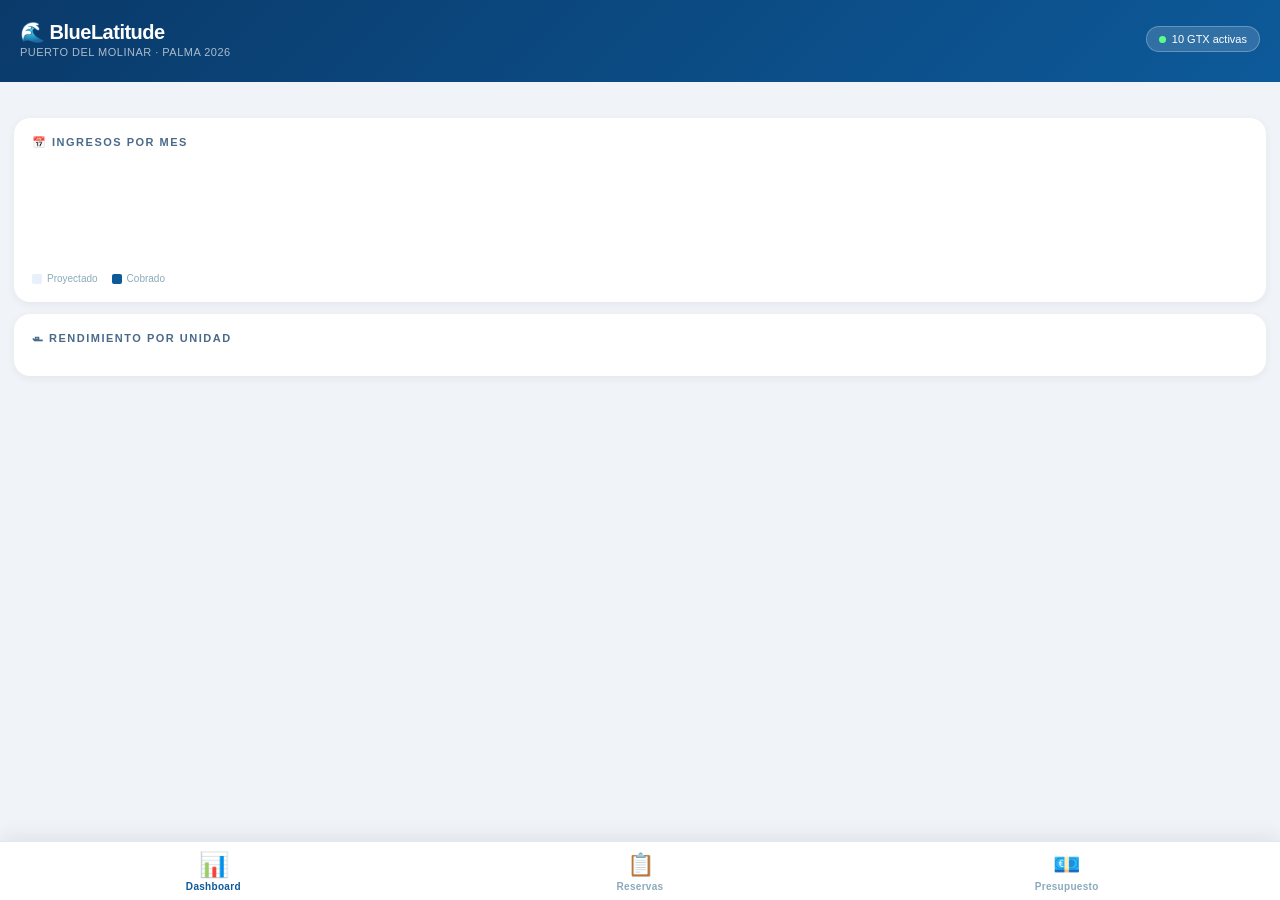
<file: bluelatitude/index.html>
<!DOCTYPE html>
<html lang="es">
<head>
  <meta charset="UTF-8">
  <meta name="viewport" content="width=device-width, initial-scale=1.0">
  <title>BlueLatitude · Palma 2026</title>
  <link rel="stylesheet" href="css/styles.css">
</head>
<body>

<!-- HEADER -->
<div class="header">
  <div class="header-left">
    <div class="header-title">🌊 BlueLatitude</div>
    <div class="header-sub">PUERTO DEL MOLINAR · PALMA 2026</div>
  </div>
  <div class="header-badge">
    <div class="dot-live"></div>
    <span id="header-units">10 GTX activas</span>
  </div>
</div>

<!-- PAGE: DASHBOARD -->
<div class="page active" id="page-dash">
  <div style="height:12px;"></div>
  <div class="kpi-grid" id="kpi-grid"></div>
  <div class="card" style="margin-top:12px;">
    <div class="card-title">📅 Ingresos por mes</div>
    <div class="chart-bars" id="chart"></div>
    <div style="display:flex;gap:14px;font-size:10px;color:var(--text-muted);">
      <div style="display:flex;align-items:center;gap:5px;"><div style="width:10px;height:10px;border-radius:2px;background:var(--blue-light);"></div>Proyectado</div>
      <div style="display:flex;align-items:center;gap:5px;"><div style="width:10px;height:10px;border-radius:2px;background:var(--blue);"></div>Cobrado</div>
    </div>
  </div>
  <div class="card">
    <div class="card-title">🛥 Rendimiento por unidad</div>
    <div id="moto-bars"></div>
  </div>
</div>

<!-- PAGE: RESERVAS -->
<div class="page" id="page-res">
  <div style="height:12px;"></div>
  <div class="summary-bar" style="margin-bottom:12px;">
    <div class="sum-item">
      <div class="sum-val" id="sum-cobrado" style="color:#2a8a4a;">€0</div>
      <div class="sum-lbl">Cobrado</div>
    </div>
    <div style="width:1px;background:var(--border);"></div>
    <div class="sum-item">
      <div class="sum-val" id="sum-proyectado" style="color:var(--blue);">€0</div>
      <div class="sum-lbl">Proyectado</div>
    </div>
    <div style="width:1px;background:var(--border);"></div>
    <div class="sum-item">
      <div class="sum-val" id="sum-count" style="color:var(--text);">0</div>
      <div class="sum-lbl">Reservas</div>
    </div>
  </div>
  <div style="padding:0 14px;" id="booking-list"></div>
</div>

<!-- PAGE: PRESUPUESTO -->
<div class="page" id="page-pres">
  <div style="height:12px;"></div>
  <div class="card">
    <div class="card-title">⏱ Horas de alquiler</div>
    <div class="sel-grid-4">
      <div class="sel-btn active" onclick="selH(2,this)"><span class="sel-num">2h</span><span class="sel-sub">€100</span></div>
      <div class="sel-btn" onclick="selH(4,this)"><span class="sel-num">4h</span><span class="sel-sub">€150</span></div>
      <div class="sel-btn" onclick="selH(6,this)"><span class="sel-num">6h</span><span class="sel-sub">€200</span></div>
      <div class="sel-btn" onclick="selH(8,this)"><span class="sel-num">8h</span><span class="sel-sub">€250</span></div>
    </div>
    <div class="card-title" style="margin-top:16px;">🛥 Número de motos</div>
    <div class="sel-grid-4">
      <div class="sel-btn active" onclick="selM(1,this)"><span class="sel-num">1</span><span class="sel-sub">moto</span></div>
      <div class="sel-btn" onclick="selM(2,this)"><span class="sel-num">2</span><span class="sel-sub">motos</span></div>
      <div class="sel-btn" onclick="selM(3,this)"><span class="sel-num">3</span><span class="sel-sub">motos</span></div>
      <div class="sel-btn" onclick="selM(4,this)"><span class="sel-num">4</span><span class="sel-sub">motos</span></div>
    </div>
    <div style="display:grid;grid-template-columns:1fr 1fr;gap:10px;margin-top:14px;">
      <div class="f-field" style="margin:0;">
        <label class="f-label">Fecha</label>
        <input type="date" class="f-input" id="p-fecha">
      </div>
      <div class="f-field" style="margin:0;">
        <label class="f-label">Hora salida</label>
        <select class="f-select" id="p-hora">
          <option>09:00</option><option>10:00</option><option>11:00</option>
          <option>12:00</option><option>13:00</option><option>14:00</option>
          <option>15:00</option><option>16:00</option>
        </select>
      </div>
    </div>
    <div class="f-field" style="margin-top:12px;margin-bottom:0;">
      <label class="f-label">Nombre del cliente</label>
      <input type="text" class="f-input" id="p-nombre" placeholder="Ej: Carlos García">
    </div>
    <button class="btn-calcular" style="margin-top:14px;" onclick="calcular()">Calcular presupuesto →</button>
  </div>

  <div class="result-box" id="result-box">
    <div style="font-size:11px;opacity:0.6;letter-spacing:1.5px;margin-bottom:10px;">💶 PRESUPUESTO</div>
    <div class="res-big" id="r-total"></div>
    <div class="res-desc" id="r-desc"></div>
    <div class="breakdown" id="r-breakdown"></div>
    <div class="fianza-box">⚡ Fianza: <strong id="r-fianza"></strong> · reembolsable al finalizar</div>
    <a class="btn-wa" id="btn-wa" href="#" target="_blank">
      <svg width="18" height="18" viewBox="0 0 24 24" fill="white"><path d="M17.472 14.382c-.297-.149-1.758-.867-2.03-.967-.273-.099-.471-.148-.67.15-.197.297-.767.966-.94 1.164-.173.199-.347.223-.644.075-.297-.15-1.255-.463-2.39-1.475-.883-.788-1.48-1.761-1.653-2.059-.173-.297-.018-.458.13-.606.134-.133.298-.347.446-.52.149-.174.198-.298.298-.497.099-.198.05-.371-.025-.52-.075-.149-.669-1.612-.916-2.207-.242-.579-.487-.5-.669-.51-.173-.008-.371-.01-.57-.01-.198 0-.52.074-.792.372-.272.297-1.04 1.016-1.04 2.479 0 1.462 1.065 2.875 1.213 3.074.149.198 2.096 3.2 5.077 4.487.709.306 1.262.489 1.694.625.712.227 1.36.195 1.871.118.571-.085 1.758-.719 2.006-1.413.248-.694.248-1.289.173-1.413-.074-.124-.272-.198-.57-.347m-5.421 7.403h-.004a9.87 9.87 0 01-5.031-1.378l-.361-.214-3.741.982.998-3.648-.235-.374a9.86 9.86 0 01-1.51-5.26c.001-5.45 4.436-9.884 9.888-9.884 2.64 0 5.122 1.03 6.988 2.898a9.825 9.825 0 012.893 6.994c-.003 5.45-4.437 9.884-9.885 9.884m8.413-18.297A11.815 11.815 0 0012.05 0C5.495 0 .16 5.335.157 11.892c0 2.096.547 4.142 1.588 5.945L.057 24l6.305-1.654a11.882 11.882 0 005.683 1.448h.005c6.554 0 11.89-5.335 11.893-11.893a11.821 11.821 0 00-3.48-8.413z"/></svg>
      Enviar por WhatsApp
    </a>
    <button class="btn-copy-msg" onclick="copiarMsg()">📋 Copiar mensaje</button>
  </div>

  <div class="ai-box" id="ai-box">
    <div class="card-title">✨ Mensaje IA personalizado</div>
    <div class="ai-bubble" id="ai-bubble"></div>
    <button class="btn-copy-ai" onclick="copiarIA()">📋 Copiar mensaje IA</button>
  </div>

  <div class="card">
    <div class="card-title">📋 Tarifas 2026</div>
    <div class="tarifa-grid">
      <div class="tarifa-item"><span class="t-label">2 horas</span><span class="t-val">€100</span></div>
      <div class="tarifa-item"><span class="t-label">4 horas</span><span class="t-val">€150</span></div>
      <div class="tarifa-item"><span class="t-label">6 horas</span><span class="t-val">€200</span></div>
      <div class="tarifa-item"><span class="t-label">8 horas</span><span class="t-val">€250</span></div>
    </div>
    <div style="margin-top:10px;font-size:12px;color:var(--text-muted);background:var(--surface);border-radius:8px;padding:9px 12px;">
      ⛽ Combustible a cargo del cliente &nbsp;·&nbsp; 🔒 Fianza €300/unidad
    </div>
  </div>
</div>

<!-- BOTTOM NAV -->
<div class="bottom-nav">
  <button class="nav-item active" onclick="goPage('dash',this)">
    <div class="nav-icon">📊</div>
    <div class="nav-label">Dashboard</div>
  </button>
  <button class="nav-item" onclick="goPage('res',this)">
    <div class="nav-icon">📋</div>
    <div class="nav-label">Reservas</div>
  </button>
  <button class="nav-item" onclick="goPage('pres',this)">
    <div class="nav-icon">💶</div>
    <div class="nav-label">Presupuesto</div>
  </button>
</div>

<!-- FAB -->
<button class="fab" id="fab" onclick="openForm()">＋</button>

<!-- FORM SHEET -->
<div class="form-overlay" id="form-overlay" onclick="closeFormIfBg(event)">
  <div class="form-sheet">
    <div class="form-handle"></div>
    <div class="form-title">➕ Nueva reserva</div>
    <div class="f-row" style="margin-bottom:12px;">
      <div class="f-field" style="margin:0;">
        <label class="f-label">Unidad</label>
        <select class="f-select" id="f-moto"></select>
      </div>
      <div class="f-field" style="margin:0;">
        <label class="f-label">Tipo</label>
        <select class="f-select" id="f-type">
          <option value="2h">2h · €100</option>
          <option value="4h">4h · €150</option>
          <option value="6h">6h · €200</option>
          <option value="8h">8h · €250</option>
        </select>
      </div>
    </div>
    <div class="f-row" style="margin-bottom:12px;">
      <div class="f-field" style="margin:0;">
        <label class="f-label">Fecha</label>
        <input type="date" class="f-input" id="f-fecha">
      </div>
      <div class="f-field" style="margin:0;">
        <label class="f-label">Estado</label>
        <select class="f-select" id="f-status">
          <option value="pending">Pendiente</option>
          <option value="confirmed" selected>Confirmada</option>
          <option value="done">Completada</option>
        </select>
      </div>
    </div>
    <div class="f-field">
      <label class="f-label">Cliente</label>
      <input type="text" class="f-input" id="f-client" placeholder="Apellido, Nombre">
    </div>
    <button class="btn-save-form" onclick="saveBooking()">Guardar reserva</button>
  </div>
</div>

<!-- SCRIPTS — orden importante -->
<script src="js/config.js"></script>
<script src="js/data.js"></script>
<script src="js/dashboard.js"></script>
<script src="js/reservas.js"></script>
<script src="js/presupuesto.js"></script>
<script src="js/app.js"></script>

</body>
</html>
</file>
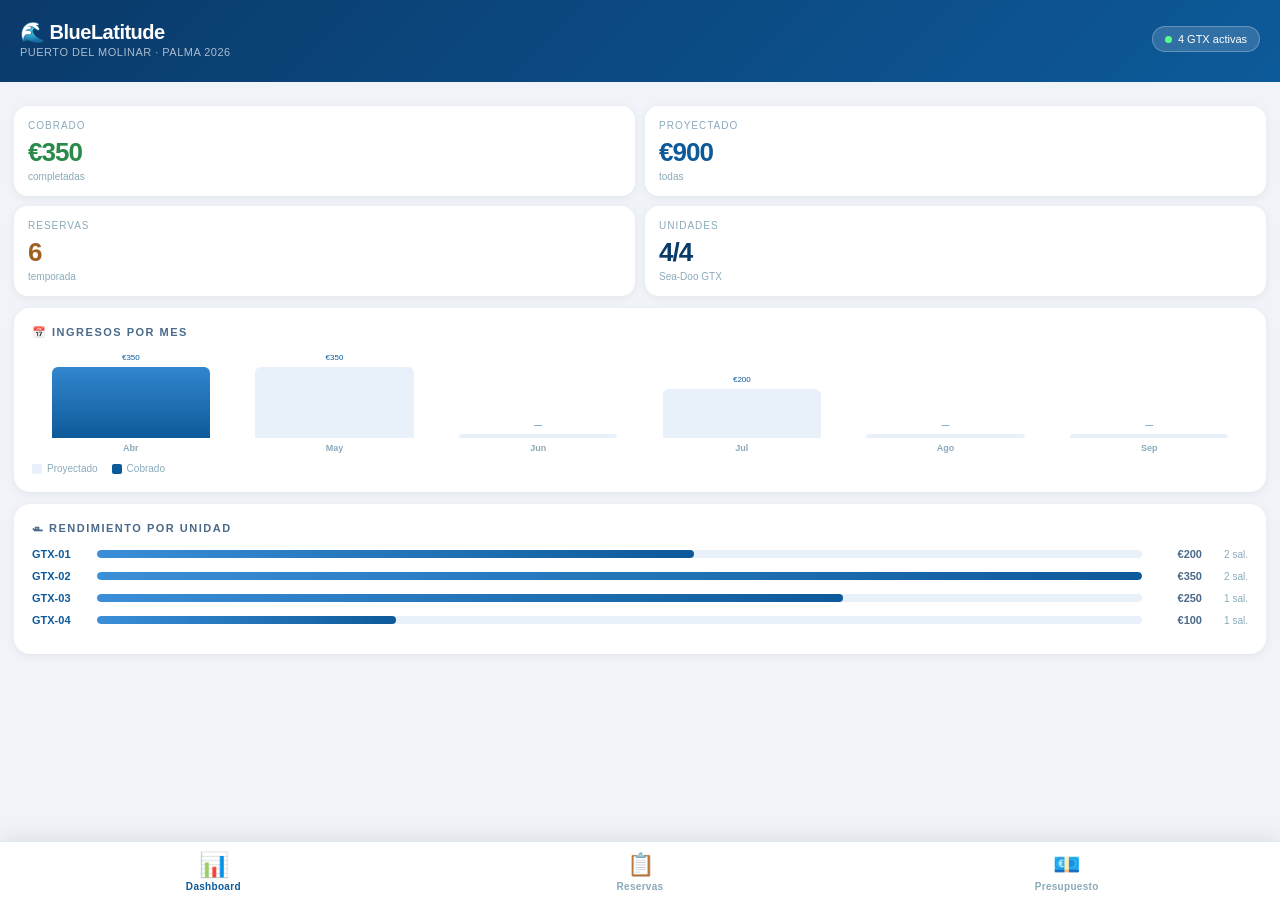
<file: bluelatitude-app.html>
<!DOCTYPE html>
<html lang="es">
<head>
<meta charset="UTF-8">
<meta name="viewport" content="width=device-width, initial-scale=1.0">
<title>BlueLatitude · Palma 2026</title>
<style>
* { box-sizing: border-box; margin: 0; padding: 0; }

:root {
  --blue-dark: #0a3a6a;
  --blue: #0d5a9a;
  --blue-light: #e8f0fa;
  --green: #25d366;
  --yellow: #f5c842;
  --red: #e05a5a;
  --bg: #f0f4f8;
  --white: #ffffff;
  --text: #1a2a3a;
  --text-dim: #4a6a8a;
  --text-muted: #8aaabb;
  --border: #e0e8f0;
  --surface: #f8fafc;
}

body {
  background: var(--bg);
  font-family: 'Helvetica Neue', Arial, sans-serif;
  color: var(--text);
  min-height: 100vh;
  padding-bottom: 80px;
}

/* HEADER */
.header {
  background: linear-gradient(135deg, var(--blue-dark), var(--blue));
  color: white;
  padding: 20px 20px 24px;
  display: flex;
  align-items: center;
  justify-content: space-between;
}

.header-left { display: flex; flex-direction: column; }
.header-title { font-size: 20px; font-weight: 800; letter-spacing: -0.5px; }
.header-sub { font-size: 11px; opacity: 0.65; margin-top: 2px; letter-spacing: 0.5px; }

.header-badge {
  background: rgba(255,255,255,0.15);
  border: 1px solid rgba(255,255,255,0.25);
  border-radius: 20px;
  padding: 6px 12px;
  font-size: 11px;
  display: flex; align-items: center; gap: 6px;
}

.dot-live {
  width: 7px; height: 7px;
  border-radius: 50%;
  background: #5aff8a;
  animation: pulse 2s infinite;
}

/* BOTTOM NAV */
.bottom-nav {
  position: fixed;
  bottom: 0; left: 0; right: 0;
  background: white;
  border-top: 1px solid var(--border);
  display: flex;
  z-index: 100;
  box-shadow: 0 -4px 20px rgba(0,0,0,0.08);
}

.nav-item {
  flex: 1;
  display: flex;
  flex-direction: column;
  align-items: center;
  padding: 10px 4px 8px;
  cursor: pointer;
  transition: all 0.15s;
  border: none;
  background: none;
  font-family: inherit;
}

.nav-icon { font-size: 22px; margin-bottom: 3px; }
.nav-label { font-size: 10px; color: var(--text-muted); font-weight: 600; letter-spacing: 0.3px; }
.nav-item.active .nav-label { color: var(--blue); }
.nav-item.active .nav-icon { transform: scale(1.1); }

/* PAGES */
.page { display: none; }
.page.active { display: block; animation: fadeUp 0.3s ease; }

/* CARD */
.card {
  background: white;
  border-radius: 16px;
  padding: 18px;
  margin: 12px 14px;
  box-shadow: 0 2px 10px rgba(0,0,0,0.06);
}

.card-title {
  font-size: 11px;
  font-weight: 700;
  letter-spacing: 1.5px;
  color: var(--text-dim);
  text-transform: uppercase;
  margin-bottom: 14px;
}

/* KPI GRID */
.kpi-grid {
  display: grid;
  grid-template-columns: 1fr 1fr;
  gap: 10px;
  margin: 12px 14px 0;
}

.kpi {
  background: white;
  border-radius: 14px;
  padding: 14px;
  box-shadow: 0 2px 10px rgba(0,0,0,0.06);
}

.kpi-label { font-size: 10px; color: var(--text-muted); letter-spacing: 1px; text-transform: uppercase; margin-bottom: 6px; }
.kpi-value { font-size: 26px; font-weight: 800; letter-spacing: -1px; }
.kpi-sub { font-size: 10px; color: var(--text-muted); margin-top: 3px; }

/* CHART */
.chart-bars {
  display: flex;
  align-items: flex-end;
  gap: 6px;
  height: 100px;
  margin-bottom: 10px;
}

.bar-col { flex: 1; display: flex; flex-direction: column; align-items: center; height: 100%; justify-content: flex-end; gap: 5px; }
.bar-amt { font-size: 8px; color: var(--blue); text-align: center; }
.bar-outer { width: 80%; border-radius: 6px 6px 0 0; background: var(--blue-light); position: relative; overflow: hidden; }
.bar-inner { position: absolute; bottom: 0; width: 100%; background: linear-gradient(180deg, #3a8fd8, var(--blue)); border-radius: 6px 6px 0 0; }
.bar-lbl { font-size: 9px; color: var(--text-muted); font-weight: 600; }

/* MOTO BARS */
.moto-row { display: flex; align-items: center; gap: 10px; margin-bottom: 10px; }
.moto-name { width: 55px; font-size: 11px; color: var(--blue); font-weight: 700; }
.moto-bar-bg { flex: 1; height: 8px; background: var(--blue-light); border-radius: 4px; overflow: hidden; }
.moto-bar-fill { height: 100%; background: linear-gradient(90deg, #3a8fd8, var(--blue)); border-radius: 4px; }
.moto-rev { width: 50px; font-size: 11px; color: var(--text-dim); text-align: right; font-weight: 600; }
.moto-trips { width: 36px; font-size: 10px; color: var(--text-muted); text-align: right; }

/* RESERVAS TABLE */
.res-item {
  border: 1px solid var(--border);
  border-radius: 12px;
  padding: 12px 14px;
  margin-bottom: 8px;
  transition: background 0.1s;
}

.res-item:active { background: var(--surface); }

.res-top { display: flex; justify-content: space-between; align-items: center; margin-bottom: 6px; }
.res-moto { font-size: 13px; font-weight: 700; color: var(--blue); }
.res-amount { font-size: 15px; font-weight: 800; color: var(--text); }
.res-bottom { display: flex; justify-content: space-between; align-items: center; }
.res-client { font-size: 12px; color: var(--text-dim); }
.res-date { font-size: 11px; color: var(--text-muted); }

.status-pill {
  display: inline-block;
  padding: 3px 9px;
  border-radius: 20px;
  font-size: 10px;
  font-weight: 700;
  letter-spacing: 0.5px;
  cursor: pointer;
}

.status-done      { background: #e8f8ee; color: #2a8a4a; }
.status-confirmed { background: #e8f0fa; color: #0a5a9a; }
.status-pending   { background: #fdf3e0; color: #a06020; }

/* FORM nueva reserva */
.form-overlay {
  position: fixed; inset: 0;
  background: rgba(0,0,0,0.4);
  z-index: 200;
  display: none;
  align-items: flex-end;
}

.form-overlay.open { display: flex; }

.form-sheet {
  background: white;
  border-radius: 20px 20px 0 0;
  padding: 20px;
  width: 100%;
  animation: slideUp 0.3s ease;
}

.form-handle {
  width: 40px; height: 4px;
  background: var(--border);
  border-radius: 2px;
  margin: 0 auto 16px;
}

.form-title { font-size: 16px; font-weight: 700; margin-bottom: 16px; }

.f-field { margin-bottom: 12px; }
.f-label { font-size: 12px; font-weight: 600; color: var(--text-dim); margin-bottom: 5px; display: block; }
.f-input, .f-select {
  width: 100%;
  padding: 11px 13px;
  border: 1.5px solid var(--border);
  border-radius: 10px;
  font-size: 15px;
  color: var(--text);
  background: var(--surface);
  outline: none;
  font-family: inherit;
  -webkit-appearance: none;
}

.f-row { display: grid; grid-template-columns: 1fr 1fr; gap: 10px; }

.btn-save-form {
  width: 100%;
  padding: 14px;
  background: var(--blue-dark);
  color: white;
  border: none;
  border-radius: 12px;
  font-size: 15px;
  font-weight: 700;
  cursor: pointer;
  font-family: inherit;
  margin-top: 4px;
}

/* PRESUPUESTO */
.sel-grid-4 { display: grid; grid-template-columns: repeat(4, 1fr); gap: 8px; }

.sel-btn {
  padding: 11px 4px;
  border: 1.5px solid var(--border);
  border-radius: 10px;
  background: var(--surface);
  cursor: pointer;
  text-align: center;
  transition: all 0.15s;
}

.sel-btn.active {
  border-color: var(--blue);
  background: var(--blue-light);
}

.sel-num { font-size: 17px; font-weight: 800; color: var(--blue-dark); display: block; }
.sel-sub { font-size: 10px; color: var(--text-muted); display: block; margin-top: 1px; }
.sel-btn.active .sel-num { color: var(--blue); }

.btn-calcular {
  width: 100%;
  padding: 15px;
  background: linear-gradient(135deg, var(--blue-dark), var(--blue));
  color: white;
  border: none;
  border-radius: 12px;
  font-size: 16px;
  font-weight: 700;
  cursor: pointer;
  font-family: inherit;
  margin-top: 6px;
}

/* RESULTADO PRESUPUESTO */
.result-box {
  background: linear-gradient(135deg, var(--blue-dark), var(--blue));
  border-radius: 16px;
  padding: 18px;
  margin: 0 14px 12px;
  color: white;
  display: none;
  animation: fadeUp 0.4s ease;
}

.res-big { font-size: 50px; font-weight: 900; letter-spacing: -2px; line-height: 1; }
.res-desc { font-size: 12px; opacity: 0.65; margin-bottom: 16px; margin-top: 3px; }

.breakdown {
  background: rgba(255,255,255,0.12);
  border-radius: 10px;
  padding: 12px;
  margin-bottom: 14px;
  font-size: 13px;
}

.brow { display: flex; justify-content: space-between; padding: 4px 0; border-bottom: 1px solid rgba(255,255,255,0.1); }
.brow:last-child { border: none; }
.brow .bl { opacity: 0.72; }
.brow .bv { font-weight: 600; }

.fianza-box {
  background: rgba(245,200,66,0.2);
  border: 1px solid rgba(245,200,66,0.4);
  border-radius: 8px;
  padding: 9px 12px;
  font-size: 12px;
  margin-bottom: 14px;
}

.btn-wa {
  display: flex; align-items: center; justify-content: center; gap: 8px;
  width: 100%;
  padding: 13px;
  background: #25d366;
  color: white;
  border: none;
  border-radius: 12px;
  font-size: 15px;
  font-weight: 700;
  cursor: pointer;
  text-decoration: none;
  font-family: inherit;
  margin-bottom: 8px;
}

.btn-copy-msg {
  width: 100%;
  padding: 11px;
  background: rgba(255,255,255,0.15);
  border: 1px solid rgba(255,255,255,0.3);
  color: white;
  border-radius: 10px;
  font-size: 13px;
  cursor: pointer;
  font-family: inherit;
}

/* AI BUBBLE */
.ai-box {
  background: white;
  border-radius: 16px;
  padding: 16px;
  margin: 0 14px 12px;
  box-shadow: 0 2px 10px rgba(0,0,0,0.06);
  display: none;
  animation: fadeUp 0.4s ease;
}

.ai-bubble {
  background: var(--blue-light);
  border: 1px solid #cde;
  border-radius: 12px;
  padding: 13px;
  font-size: 14px;
  line-height: 1.65;
  color: var(--text);
  white-space: pre-wrap;
  min-height: 50px;
}

.btn-copy-ai {
  width: 100%; margin-top: 10px;
  padding: 11px;
  background: var(--blue-dark);
  color: white;
  border: none;
  border-radius: 10px;
  font-size: 13px;
  cursor: pointer;
  font-family: inherit;
  font-weight: 600;
}

/* TARIFA CARD */
.tarifa-grid { display: grid; grid-template-columns: 1fr 1fr; gap: 8px; }
.tarifa-item {
  background: var(--blue-light);
  border-radius: 10px;
  padding: 10px 12px;
  display: flex;
  justify-content: space-between;
  align-items: center;
}
.t-label { font-size: 13px; color: var(--text-dim); }
.t-val { font-size: 15px; font-weight: 800; color: var(--blue-dark); }

/* FAB */
.fab {
  position: fixed;
  bottom: 90px; right: 18px;
  width: 52px; height: 52px;
  background: var(--blue-dark);
  color: white;
  border: none;
  border-radius: 50%;
  font-size: 24px;
  cursor: pointer;
  box-shadow: 0 4px 16px rgba(10,58,106,0.35);
  display: none;
  align-items: center;
  justify-content: center;
  z-index: 50;
  transition: transform 0.15s;
}

.fab:active { transform: scale(0.93); }

/* ANIMATIONS */
@keyframes fadeUp { from { opacity:0; transform:translateY(10px); } to { opacity:1; transform:translateY(0); } }
@keyframes slideUp { from { transform:translateY(100%); } to { transform:translateY(0); } }
@keyframes pulse { 0%,100%{opacity:1;} 50%{opacity:0.4;} }

/* SUMMARY BAR */
.summary-bar {
  display: flex;
  gap: 16px;
  padding: 10px 14px;
  background: white;
  margin: 0 14px;
  border-radius: 12px;
  box-shadow: 0 2px 10px rgba(0,0,0,0.06);
  font-size: 13px;
}
.sum-item { display: flex; flex-direction: column; align-items: center; flex: 1; }
.sum-val { font-size: 18px; font-weight: 800; }
.sum-lbl { font-size: 10px; color: var(--text-muted); margin-top: 1px; }
</style>
</head>
<body>

<!-- HEADER -->
<div class="header">
  <div class="header-left">
    <div class="header-title">🌊 BlueLatitude</div>
    <div class="header-sub">PUERTO DEL MOLINAR · PALMA 2026</div>
  </div>
  <div class="header-badge">
    <div class="dot-live"></div>
    4 GTX activas
  </div>
</div>

<!-- ══════════════ PAGE: DASHBOARD ══════════════ -->
<div class="page active" id="page-dash">
  <div style="height:12px;"></div>

  <!-- KPIs -->
  <div class="kpi-grid" id="kpi-grid"></div>

  <!-- Chart -->
  <div class="card" style="margin-top:12px;">
    <div class="card-title">📅 Ingresos por mes</div>
    <div class="chart-bars" id="chart"></div>
    <div style="display:flex;gap:14px;font-size:10px;color:var(--text-muted);">
      <div style="display:flex;align-items:center;gap:5px;"><div style="width:10px;height:10px;border-radius:2px;background:var(--blue-light);"></div>Proyectado</div>
      <div style="display:flex;align-items:center;gap:5px;"><div style="width:10px;height:10px;border-radius:2px;background:var(--blue);"></div>Cobrado</div>
    </div>
  </div>

  <!-- Motos -->
  <div class="card">
    <div class="card-title">🛥 Rendimiento por unidad</div>
    <div id="moto-bars"></div>
  </div>
</div>

<!-- ══════════════ PAGE: RESERVAS ══════════════ -->
<div class="page" id="page-res">
  <div style="height:12px;"></div>

  <!-- Summary -->
  <div class="summary-bar" style="margin-bottom:12px;">
    <div class="sum-item">
      <div class="sum-val" id="sum-cobrado" style="color:#2a8a4a;">€0</div>
      <div class="sum-lbl">Cobrado</div>
    </div>
    <div style="width:1px;background:var(--border);"></div>
    <div class="sum-item">
      <div class="sum-val" id="sum-proyectado" style="color:var(--blue);">€0</div>
      <div class="sum-lbl">Proyectado</div>
    </div>
    <div style="width:1px;background:var(--border);"></div>
    <div class="sum-item">
      <div class="sum-val" id="sum-count" style="color:var(--text);">0</div>
      <div class="sum-lbl">Reservas</div>
    </div>
  </div>

  <div style="padding:0 14px;" id="booking-list"></div>
</div>

<!-- ══════════════ PAGE: PRESUPUESTO ══════════════ -->
<div class="page" id="page-pres">
  <div style="height:12px;"></div>

  <div class="card">
    <div class="card-title">⏱ Horas de alquiler</div>
    <div class="sel-grid-4">
      <div class="sel-btn active" onclick="selH(2,this)"><span class="sel-num">2h</span><span class="sel-sub">€100</span></div>
      <div class="sel-btn" onclick="selH(4,this)"><span class="sel-num">4h</span><span class="sel-sub">€150</span></div>
      <div class="sel-btn" onclick="selH(6,this)"><span class="sel-num">6h</span><span class="sel-sub">€200</span></div>
      <div class="sel-btn" onclick="selH(8,this)"><span class="sel-num">8h</span><span class="sel-sub">€250</span></div>
    </div>

    <div class="card-title" style="margin-top:16px;">🛥 Número de motos</div>
    <div class="sel-grid-4">
      <div class="sel-btn active" onclick="selM(1,this)"><span class="sel-num">1</span><span class="sel-sub">moto</span></div>
      <div class="sel-btn" onclick="selM(2,this)"><span class="sel-num">2</span><span class="sel-sub">motos</span></div>
      <div class="sel-btn" onclick="selM(3,this)"><span class="sel-num">3</span><span class="sel-sub">motos</span></div>
      <div class="sel-btn" onclick="selM(4,this)"><span class="sel-num">4</span><span class="sel-sub">motos</span></div>
    </div>

    <div style="display:grid;grid-template-columns:1fr 1fr;gap:10px;margin-top:14px;">
      <div class="f-field" style="margin:0;">
        <label class="f-label">Fecha</label>
        <input type="date" class="f-input" id="p-fecha">
      </div>
      <div class="f-field" style="margin:0;">
        <label class="f-label">Hora salida</label>
        <select class="f-select" id="p-hora">
          <option>09:00</option><option>10:00</option><option>11:00</option>
          <option>12:00</option><option>13:00</option><option>14:00</option>
          <option>15:00</option><option>16:00</option>
        </select>
      </div>
    </div>

    <div class="f-field" style="margin-top:12px;margin-bottom:0;">
      <label class="f-label">Nombre del cliente</label>
      <input type="text" class="f-input" id="p-nombre" placeholder="Ej: Carlos García">
    </div>

    <button class="btn-calcular" style="margin-top:14px;" onclick="calcular()">Calcular presupuesto →</button>
  </div>

  <!-- Resultado -->
  <div class="result-box" id="result-box">
    <div style="font-size:11px;opacity:0.6;letter-spacing:1.5px;margin-bottom:10px;">💶 PRESUPUESTO</div>
    <div class="res-big" id="r-total"></div>
    <div class="res-desc" id="r-desc"></div>
    <div class="breakdown" id="r-breakdown"></div>
    <div class="fianza-box">⚡ Fianza: <strong id="r-fianza"></strong> por unidad · reembolsable al finalizar</div>
    <a class="btn-wa" id="btn-wa" href="#" target="_blank">
      <svg width="18" height="18" viewBox="0 0 24 24" fill="white"><path d="M17.472 14.382c-.297-.149-1.758-.867-2.03-.967-.273-.099-.471-.148-.67.15-.197.297-.767.966-.94 1.164-.173.199-.347.223-.644.075-.297-.15-1.255-.463-2.39-1.475-.883-.788-1.48-1.761-1.653-2.059-.173-.297-.018-.458.13-.606.134-.133.298-.347.446-.52.149-.174.198-.298.298-.497.099-.198.05-.371-.025-.52-.075-.149-.669-1.612-.916-2.207-.242-.579-.487-.5-.669-.51-.173-.008-.371-.01-.57-.01-.198 0-.52.074-.792.372-.272.297-1.04 1.016-1.04 2.479 0 1.462 1.065 2.875 1.213 3.074.149.198 2.096 3.2 5.077 4.487.709.306 1.262.489 1.694.625.712.227 1.36.195 1.871.118.571-.085 1.758-.719 2.006-1.413.248-.694.248-1.289.173-1.413-.074-.124-.272-.198-.57-.347m-5.421 7.403h-.004a9.87 9.87 0 01-5.031-1.378l-.361-.214-3.741.982.998-3.648-.235-.374a9.86 9.86 0 01-1.51-5.26c.001-5.45 4.436-9.884 9.888-9.884 2.64 0 5.122 1.03 6.988 2.898a9.825 9.825 0 012.893 6.994c-.003 5.45-4.437 9.884-9.885 9.884m8.413-18.297A11.815 11.815 0 0012.05 0C5.495 0 .16 5.335.157 11.892c0 2.096.547 4.142 1.588 5.945L.057 24l6.305-1.654a11.882 11.882 0 005.683 1.448h.005c6.554 0 11.89-5.335 11.893-11.893a11.821 11.821 0 00-3.48-8.413z"/></svg>
      Enviar por WhatsApp
    </a>
    <button class="btn-copy-msg" onclick="copiarMsg()">📋 Copiar mensaje</button>
  </div>

  <!-- AI -->
  <div class="ai-box" id="ai-box">
    <div class="card-title">✨ Mensaje IA personalizado</div>
    <div class="ai-bubble" id="ai-bubble"></div>
    <button class="btn-copy-ai" onclick="copiarIA()">📋 Copiar mensaje IA</button>
  </div>

  <!-- Tarifas -->
  <div class="card">
    <div class="card-title">📋 Tarifas 2026</div>
    <div class="tarifa-grid">
      <div class="tarifa-item"><span class="t-label">2 horas</span><span class="t-val">€100</span></div>
      <div class="tarifa-item"><span class="t-label">4 horas</span><span class="t-val">€150</span></div>
      <div class="tarifa-item"><span class="t-label">6 horas</span><span class="t-val">€200</span></div>
      <div class="tarifa-item"><span class="t-label">8 horas</span><span class="t-val">€250</span></div>
    </div>
    <div style="margin-top:10px;font-size:12px;color:var(--text-muted);background:var(--surface);border-radius:8px;padding:9px 12px;">
      ⛽ Combustible a cargo del cliente &nbsp;·&nbsp; 🔒 Fianza €300/unidad
    </div>
  </div>
</div>

<!-- ══════════════ BOTTOM NAV ══════════════ -->
<div class="bottom-nav">
  <button class="nav-item active" onclick="goPage('dash',this)">
    <div class="nav-icon">📊</div>
    <div class="nav-label">Dashboard</div>
  </button>
  <button class="nav-item" onclick="goPage('res',this)">
    <div class="nav-icon">📋</div>
    <div class="nav-label">Reservas</div>
  </button>
  <button class="nav-item" onclick="goPage('pres',this)">
    <div class="nav-icon">💶</div>
    <div class="nav-label">Presupuesto</div>
  </button>
</div>

<!-- FAB nueva reserva -->
<button class="fab" id="fab" onclick="openForm()">＋</button>

<!-- FORM SHEET -->
<div class="form-overlay" id="form-overlay" onclick="closeFormIfBg(event)">
  <div class="form-sheet">
    <div class="form-handle"></div>
    <div class="form-title">➕ Nueva reserva</div>
    <div class="f-row" style="margin-bottom:12px;">
      <div class="f-field" style="margin:0;">
        <label class="f-label">Unidad</label>
        <select class="f-select" id="f-moto">
          <option>GTX-01</option><option>GTX-02</option><option>GTX-03</option><option>GTX-04</option>
        </select>
      </div>
      <div class="f-field" style="margin:0;">
        <label class="f-label">Tipo</label>
        <select class="f-select" id="f-type">
          <option value="2h">2h · €100</option>
          <option value="4h">4h · €150</option>
          <option value="6h">6h · €200</option>
          <option value="8h">8h · €250</option>
        </select>
      </div>
    </div>
    <div class="f-row" style="margin-bottom:12px;">
      <div class="f-field" style="margin:0;">
        <label class="f-label">Fecha</label>
        <input type="date" class="f-input" id="f-fecha">
      </div>
      <div class="f-field" style="margin:0;">
        <label class="f-label">Estado</label>
        <select class="f-select" id="f-status">
          <option value="pending">Pendiente</option>
          <option value="confirmed" selected>Confirmada</option>
          <option value="done">Completada</option>
        </select>
      </div>
    </div>
    <div class="f-field">
      <label class="f-label">Cliente</label>
      <input type="text" class="f-input" id="f-client" placeholder="Apellido, Nombre">
    </div>
    <button class="btn-save-form" onclick="saveBooking()">Guardar reserva</button>
  </div>
</div>

<script>
// ── DATA ──
const PRICES = { "2h":100, "4h":150, "6h":200, "8h":250 };
const MONTHS = ["Abr","May","Jun","Jul","Ago","Sep"];
const MK = ["04","05","06","07","08","09"];
const MOTOS = ["GTX-01","GTX-02","GTX-03","GTX-04"];

let bookings = [
  {id:1,moto:"GTX-01",date:"2026-04-15",type:"2h",client:"García, M.",  amount:100,status:"done"},
  {id:2,moto:"GTX-02",date:"2026-04-15",type:"4h",client:"Schmidt, K.", amount:150,status:"done"},
  {id:3,moto:"GTX-01",date:"2026-04-18",type:"2h",client:"López, A.",   amount:100,status:"done"},
  {id:4,moto:"GTX-03",date:"2026-05-02",type:"8h",client:"Johnson, T.", amount:250,status:"confirmed"},
  {id:5,moto:"GTX-04",date:"2026-05-10",type:"2h",client:"Martínez, P.",amount:100,status:"confirmed"},
  {id:6,moto:"GTX-02",date:"2026-07-20",type:"6h",client:"Rossi, L.",   amount:200,status:"pending"},
];
let nextId = 10;
let sH=2, sM=1, waMsg='', aiMsg='';

// ── NAV ──
function goPage(id, btn) {
  document.querySelectorAll('.page').forEach(p=>p.classList.remove('active'));
  document.querySelectorAll('.nav-item').forEach(n=>n.classList.remove('active'));
  document.getElementById('page-'+id).classList.add('active');
  btn.classList.add('active');
  document.getElementById('fab').style.display = id==='res' ? 'flex' : 'none';
  render();
}

// ── RENDER ──
function render() { renderKPIs(); renderChart(); renderMotos(); renderBookings(); }

function renderKPIs() {
  const done = bookings.filter(b=>b.status==='done').reduce((s,b)=>s+b.amount,0);
  const proj = bookings.reduce((s,b)=>s+b.amount,0);
  document.getElementById('kpi-grid').innerHTML = [
    {label:'Cobrado',   value:'€'+done, sub:'completadas',   color:'#2a8a4a'},
    {label:'Proyectado',value:'€'+proj, sub:'todas',         color:'var(--blue)'},
    {label:'Reservas',  value:bookings.length, sub:'temporada', color:'#a06020'},
    {label:'Unidades',  value:'4/4',    sub:'Sea-Doo GTX',   color:'var(--blue-dark)'},
  ].map(k=>`
    <div class="kpi">
      <div class="kpi-label">${k.label}</div>
      <div class="kpi-value" style="color:${k.color}">${k.value}</div>
      <div class="kpi-sub">${k.sub}</div>
    </div>`).join('');
}

function renderChart() {
  const byM={};
  MK.forEach(m=>{byM[m]={done:0,proj:0};});
  bookings.forEach(b=>{const m=b.date.slice(5,7);if(byM[m]){byM[m].proj+=b.amount;if(b.status==='done')byM[m].done+=b.amount;}});
  const max=Math.max(...MK.map(m=>byM[m].proj),1);
  document.getElementById('chart').innerHTML=MK.map((m,i)=>{
    const p=byM[m].proj, d=byM[m].done;
    const hp=(p/max)*85, hd=p>0?(d/p)*hp:0;
    return`<div class="bar-col">
      <div class="bar-amt">${p?'€'+p:'—'}</div>
      <div class="bar-outer" style="height:${Math.max(hp,4)}px;">
        <div class="bar-inner" style="height:${hd}px;"></div>
      </div>
      <div class="bar-lbl">${MONTHS[i]}</div>
    </div>`;
  }).join('');
}

function renderMotos() {
  const bm={};
  MOTOS.forEach(m=>{bm[m]={rev:0,trips:0};});
  bookings.forEach(b=>{if(bm[b.moto]){bm[b.moto].rev+=b.amount;bm[b.moto].trips++;}});
  const maxR=Math.max(...MOTOS.map(m=>bm[m].rev),1);
  document.getElementById('moto-bars').innerHTML=MOTOS.map(m=>`
    <div class="moto-row">
      <div class="moto-name">${m}</div>
      <div class="moto-bar-bg"><div class="moto-bar-fill" style="width:${(bm[m].rev/maxR)*100}%"></div></div>
      <div class="moto-rev">€${bm[m].rev}</div>
      <div class="moto-trips">${bm[m].trips} sal.</div>
    </div>`).join('');
}

function renderBookings() {
  const done=bookings.filter(b=>b.status==='done').reduce((s,b)=>s+b.amount,0);
  const proj=bookings.reduce((s,b)=>s+b.amount,0);
  document.getElementById('sum-cobrado').textContent='€'+done;
  document.getElementById('sum-proyectado').textContent='€'+proj;
  document.getElementById('sum-count').textContent=bookings.length;

  const statusClass={done:'status-done',confirmed:'status-confirmed',pending:'status-pending'};
  const statusLabel={done:'Completada',confirmed:'Confirmada',pending:'Pendiente'};
  const sorted=[...bookings].sort((a,b)=>a.date.localeCompare(b.date));

  document.getElementById('booking-list').innerHTML=sorted.map(b=>`
    <div class="res-item">
      <div class="res-top">
        <div style="display:flex;align-items:center;gap:10px;">
          <div class="res-moto">${b.moto}</div>
          <div style="font-size:11px;color:var(--text-muted);">${b.date.slice(5)} · ${b.type}</div>
        </div>
        <div class="res-amount">€${b.amount}</div>
      </div>
      <div class="res-bottom">
        <div class="res-client">${b.client}</div>
        <div style="display:flex;align-items:center;gap:8px;">
          <span class="status-pill ${statusClass[b.status]}" onclick="cycleStatus(${b.id})">${statusLabel[b.status]}</span>
          <span style="font-size:16px;color:var(--text-muted);cursor:pointer;" onclick="delBooking(${b.id})">×</span>
        </div>
      </div>
    </div>`).join('');
}

function cycleStatus(id) {
  const order=['pending','confirmed','done'];
  bookings=bookings.map(b=>{
    if(b.id===id){const i=order.indexOf(b.status);return{...b,status:order[(i+1)%3]};}
    return b;
  });
  render();
}

function delBooking(id){bookings=bookings.filter(b=>b.id!==id);render();}

// ── FORM ──
function openForm(){document.getElementById('form-overlay').classList.add('open');}
function closeFormIfBg(e){if(e.target===document.getElementById('form-overlay'))document.getElementById('form-overlay').classList.remove('open');}

function saveBooking(){
  const date=document.getElementById('f-fecha').value;
  const client=document.getElementById('f-client').value.trim();
  if(!date||!client){alert('Rellena fecha y cliente');return;}
  const type=document.getElementById('f-type').value;
  bookings.push({id:nextId++,moto:document.getElementById('f-moto').value,date,type,client,amount:PRICES[type],status:document.getElementById('f-status').value});
  document.getElementById('f-fecha').value='';
  document.getElementById('f-client').value='';
  document.getElementById('form-overlay').classList.remove('open');
  render();
}

// ── PRESUPUESTO ──
function selH(h,el){document.querySelectorAll('.sel-grid-4:nth-of-type(1) .sel-btn').forEach(b=>b.classList.remove('active'));el.classList.add('active');sH=h;}
function selM(n,el){document.querySelectorAll('.sel-grid-4:nth-of-type(2) .sel-btn').forEach(b=>b.classList.remove('active'));el.classList.add('active');sM=n;}

function selH(h,el){
  el.closest('.sel-grid-4').querySelectorAll('.sel-btn').forEach(b=>b.classList.remove('active'));
  el.classList.add('active'); sH=h;
}
function selM(n,el){
  el.closest('.sel-grid-4').querySelectorAll('.sel-btn').forEach(b=>b.classList.remove('active'));
  el.classList.add('active'); sM=n;
}

function calcular(){
  const fecha=document.getElementById('p-fecha').value;
  const hora=document.getElementById('p-hora').value;
  const nombre=document.getElementById('p-nombre').value.trim();
  const precioUnit=PRICES[sH+'h'];
  const total=precioUnit*sM;
  const fianza=300*sM;
  const fechaStr=fecha?new Date(fecha+'T12:00:00').toLocaleDateString('es-ES',{day:'numeric',month:'long',year:'numeric'}):'fecha por confirmar';

  document.getElementById('r-total').textContent='€'+total;
  document.getElementById('r-desc').textContent=`${sM} moto${sM>1?'s':''} · ${sH} horas${nombre?' · '+nombre:''}`;
  document.getElementById('r-fianza').textContent='€'+fianza;

  document.getElementById('r-breakdown').innerHTML=`
    <div class="brow"><span class="bl">Tarifa ${sH}h × ${sM} unidad${sM>1?'es':''}</span><span class="bv">€${precioUnit} × ${sM}</span></div>
    <div class="brow"><span class="bl">Combustible</span><span class="bv">Cliente</span></div>
    <div class="brow"><span class="bl">Fecha</span><span class="bv">${fechaStr}</span></div>
    <div class="brow"><span class="bl">Salida</span><span class="bv">${hora}</span></div>
    <div class="brow" style="margin-top:4px;padding-top:8px;border-top:1px solid rgba(255,255,255,0.2);"><span class="bl">Total</span><span class="bv" style="font-size:16px;">€${total}</span></div>`;

  waMsg=`Hola${nombre?' '+nombre:''}! 🌊\n\nTu presupuesto BlueLatitude Palma:\n\n🛥 ${sM} moto${sM>1?'s':''} Sea-Doo GTX\n⏱ ${sH} horas\n📅 ${fechaStr} a las ${hora}\n⛽ Combustible a tu cargo\n\n💶 *Total: €${total}*\n🔒 Fianza: €${fianza} (reembolsable)\n\nResponde para confirmar. ¡Te esperamos en el Puerto del Molinar! ⚓`;

  document.getElementById('btn-wa').href='https://wa.me/?text='+encodeURIComponent(waMsg);
  document.getElementById('result-box').style.display='block';
  document.getElementById('result-box').scrollIntoView({behavior:'smooth',block:'nearest'});

  generarIA(nombre,fechaStr,hora,total,fianza);
}

async function generarIA(nombre,fecha,hora,total,fianza){
  const box=document.getElementById('ai-box');
  const bubble=document.getElementById('ai-bubble');
  box.style.display='block';
  bubble.textContent='Generando mensaje personalizado...';
  try{
    const res=await fetch('https://api.anthropic.com/v1/messages',{
      method:'POST',headers:{'Content-Type':'application/json'},
      body:JSON.stringify({model:'claude-sonnet-4-20250514',max_tokens:1000,messages:[{role:'user',content:`Eres el asistente de BlueLatitude, alquiler de motos de agua en Puerto del Molinar, Palma de Mallorca. Genera un mensaje de WhatsApp breve y cálido para: cliente=${nombre||'cliente'}, ${sM} moto${sM>1?'s':''}, ${sH}h, fecha=${fecha}, hora=${hora}, total=€${total}, fianza=€${fianza} reembolsable, combustible a cargo del cliente. Máximo 100 palabras. Solo el mensaje.`}]})
    });
    const data=await res.json();
    aiMsg=data.content?.map(b=>b.text||'').join('')||'';
    bubble.textContent=aiMsg;
  }catch(e){bubble.textContent='Error al generar el mensaje.';}
}

function copiarMsg(){navigator.clipboard.writeText(waMsg);toast('Mensaje copiado ✓');}
function copiarIA(){navigator.clipboard.writeText(aiMsg);toast('Mensaje IA copiado ✓');}

function toast(msg){
  const t=document.createElement('div');
  t.textContent=msg;
  t.style.cssText='position:fixed;bottom:90px;left:50%;transform:translateX(-50%);background:var(--blue-dark);color:white;padding:10px 20px;border-radius:20px;font-size:13px;font-weight:600;box-shadow:0 4px 16px rgba(0,0,0,0.2);z-index:999;';
  document.body.appendChild(t);
  setTimeout(()=>t.remove(),2000);
}

// Init
document.getElementById('p-fecha').value=new Date().toISOString().split('T')[0];
document.getElementById('f-fecha').value=new Date().toISOString().split('T')[0];
render();
</script>
</body>
</html>
</file>
<file: bluelatitude/css/styles.css>
* { box-sizing: border-box; margin: 0; padding: 0; }

:root {
  --blue-dark: #0a3a6a;
  --blue: #0d5a9a;
  --blue-light: #e8f0fa;
  --green: #25d366;
  --yellow: #f5c842;
  --red: #e05a5a;
  --bg: #f0f4f8;
  --white: #ffffff;
  --text: #1a2a3a;
  --text-dim: #4a6a8a;
  --text-muted: #8aaabb;
  --border: #e0e8f0;
  --surface: #f8fafc;
}

body {
  background: var(--bg);
  font-family: 'Helvetica Neue', Arial, sans-serif;
  color: var(--text);
  min-height: 100vh;
  padding-bottom: 80px;
}

/* HEADER */
.header {
  background: linear-gradient(135deg, var(--blue-dark), var(--blue));
  color: white;
  padding: 20px 20px 24px;
  display: flex;
  align-items: center;
  justify-content: space-between;
}
.header-left { display: flex; flex-direction: column; }
.header-title { font-size: 20px; font-weight: 800; letter-spacing: -0.5px; }
.header-sub { font-size: 11px; opacity: 0.65; margin-top: 2px; letter-spacing: 0.5px; }
.header-badge {
  background: rgba(255,255,255,0.15);
  border: 1px solid rgba(255,255,255,0.25);
  border-radius: 20px;
  padding: 6px 12px;
  font-size: 11px;
  display: flex; align-items: center; gap: 6px;
}
.dot-live {
  width: 7px; height: 7px;
  border-radius: 50%;
  background: #5aff8a;
  animation: pulse 2s infinite;
}

/* BOTTOM NAV */
.bottom-nav {
  position: fixed;
  bottom: 0; left: 0; right: 0;
  background: white;
  border-top: 1px solid var(--border);
  display: flex;
  z-index: 100;
  box-shadow: 0 -4px 20px rgba(0,0,0,0.08);
}
.nav-item {
  flex: 1;
  display: flex;
  flex-direction: column;
  align-items: center;
  padding: 10px 4px 8px;
  cursor: pointer;
  transition: all 0.15s;
  border: none;
  background: none;
  font-family: inherit;
}
.nav-icon { font-size: 22px; margin-bottom: 3px; }
.nav-label { font-size: 10px; color: var(--text-muted); font-weight: 600; letter-spacing: 0.3px; }
.nav-item.active .nav-label { color: var(--blue); }
.nav-item.active .nav-icon { transform: scale(1.1); }

/* PAGES */
.page { display: none; }
.page.active { display: block; animation: fadeUp 0.3s ease; }

/* CARD */
.card {
  background: white;
  border-radius: 16px;
  padding: 18px;
  margin: 12px 14px;
  box-shadow: 0 2px 10px rgba(0,0,0,0.06);
}
.card-title {
  font-size: 11px;
  font-weight: 700;
  letter-spacing: 1.5px;
  color: var(--text-dim);
  text-transform: uppercase;
  margin-bottom: 14px;
}

/* KPI GRID */
.kpi-grid {
  display: grid;
  grid-template-columns: 1fr 1fr;
  gap: 10px;
  margin: 12px 14px 0;
}
.kpi {
  background: white;
  border-radius: 14px;
  padding: 14px;
  box-shadow: 0 2px 10px rgba(0,0,0,0.06);
}
.kpi-label { font-size: 10px; color: var(--text-muted); letter-spacing: 1px; text-transform: uppercase; margin-bottom: 6px; }
.kpi-value { font-size: 26px; font-weight: 800; letter-spacing: -1px; }
.kpi-sub { font-size: 10px; color: var(--text-muted); margin-top: 3px; }

/* CHART */
.chart-bars {
  display: flex;
  align-items: flex-end;
  gap: 6px;
  height: 100px;
  margin-bottom: 10px;
}
.bar-col { flex: 1; display: flex; flex-direction: column; align-items: center; height: 100%; justify-content: flex-end; gap: 5px; }
.bar-amt { font-size: 8px; color: var(--blue); text-align: center; }
.bar-outer { width: 80%; border-radius: 6px 6px 0 0; background: var(--blue-light); position: relative; overflow: hidden; }
.bar-inner { position: absolute; bottom: 0; width: 100%; background: linear-gradient(180deg, #3a8fd8, var(--blue)); border-radius: 6px 6px 0 0; }
.bar-lbl { font-size: 9px; color: var(--text-muted); font-weight: 600; }

/* MOTO BARS */
.moto-row { display: flex; align-items: center; gap: 10px; margin-bottom: 10px; }
.moto-name { width: 55px; font-size: 11px; color: var(--blue); font-weight: 700; }
.moto-bar-bg { flex: 1; height: 8px; background: var(--blue-light); border-radius: 4px; overflow: hidden; }
.moto-bar-fill { height: 100%; background: linear-gradient(90deg, #3a8fd8, var(--blue)); border-radius: 4px; }
.moto-rev { width: 50px; font-size: 11px; color: var(--text-dim); text-align: right; font-weight: 600; }
.moto-trips { width: 36px; font-size: 10px; color: var(--text-muted); text-align: right; }

/* RESERVAS */
.res-item {
  border: 1px solid var(--border);
  border-radius: 12px;
  padding: 12px 14px;
  margin-bottom: 8px;
  transition: background 0.1s;
}
.res-item:active { background: var(--surface); }
.res-top { display: flex; justify-content: space-between; align-items: center; margin-bottom: 6px; }
.res-moto { font-size: 13px; font-weight: 700; color: var(--blue); }
.res-amount { font-size: 15px; font-weight: 800; color: var(--text); }
.res-bottom { display: flex; justify-content: space-between; align-items: center; }
.res-client { font-size: 12px; color: var(--text-dim); }

.status-pill {
  display: inline-block;
  padding: 3px 9px;
  border-radius: 20px;
  font-size: 10px;
  font-weight: 700;
  letter-spacing: 0.5px;
  cursor: pointer;
}
.status-done      { background: #e8f8ee; color: #2a8a4a; }
.status-confirmed { background: #e8f0fa; color: #0a5a9a; }
.status-pending   { background: #fdf3e0; color: #a06020; }

/* FORM OVERLAY */
.form-overlay {
  position: fixed; inset: 0;
  background: rgba(0,0,0,0.4);
  z-index: 200;
  display: none;
  align-items: flex-end;
}
.form-overlay.open { display: flex; }
.form-sheet {
  background: white;
  border-radius: 20px 20px 0 0;
  padding: 20px;
  width: 100%;
  animation: slideUp 0.3s ease;
}
.form-handle {
  width: 40px; height: 4px;
  background: var(--border);
  border-radius: 2px;
  margin: 0 auto 16px;
}
.form-title { font-size: 16px; font-weight: 700; margin-bottom: 16px; }
.f-field { margin-bottom: 12px; }
.f-label { font-size: 12px; font-weight: 600; color: var(--text-dim); margin-bottom: 5px; display: block; }
.f-input, .f-select {
  width: 100%;
  padding: 11px 13px;
  border: 1.5px solid var(--border);
  border-radius: 10px;
  font-size: 15px;
  color: var(--text);
  background: var(--surface);
  outline: none;
  font-family: inherit;
  -webkit-appearance: none;
}
.f-row { display: grid; grid-template-columns: 1fr 1fr; gap: 10px; }
.btn-save-form {
  width: 100%;
  padding: 14px;
  background: var(--blue-dark);
  color: white;
  border: none;
  border-radius: 12px;
  font-size: 15px;
  font-weight: 700;
  cursor: pointer;
  font-family: inherit;
  margin-top: 4px;
}

/* PRESUPUESTO */
.sel-grid-4 { display: grid; grid-template-columns: repeat(4, 1fr); gap: 8px; }
.sel-btn {
  padding: 11px 4px;
  border: 1.5px solid var(--border);
  border-radius: 10px;
  background: var(--surface);
  cursor: pointer;
  text-align: center;
  transition: all 0.15s;
}
.sel-btn.active { border-color: var(--blue); background: var(--blue-light); }
.sel-num { font-size: 17px; font-weight: 800; color: var(--blue-dark); display: block; }
.sel-sub { font-size: 10px; color: var(--text-muted); display: block; margin-top: 1px; }
.sel-btn.active .sel-num { color: var(--blue); }
.btn-calcular {
  width: 100%;
  padding: 15px;
  background: linear-gradient(135deg, var(--blue-dark), var(--blue));
  color: white;
  border: none;
  border-radius: 12px;
  font-size: 16px;
  font-weight: 700;
  cursor: pointer;
  font-family: inherit;
  margin-top: 6px;
}

/* RESULTADO */
.result-box {
  background: linear-gradient(135deg, var(--blue-dark), var(--blue));
  border-radius: 16px;
  padding: 18px;
  margin: 0 14px 12px;
  color: white;
  display: none;
  animation: fadeUp 0.4s ease;
}
.res-big { font-size: 50px; font-weight: 900; letter-spacing: -2px; line-height: 1; }
.res-desc { font-size: 12px; opacity: 0.65; margin-bottom: 16px; margin-top: 3px; }
.breakdown {
  background: rgba(255,255,255,0.12);
  border-radius: 10px;
  padding: 12px;
  margin-bottom: 14px;
  font-size: 13px;
}
.brow { display: flex; justify-content: space-between; padding: 4px 0; border-bottom: 1px solid rgba(255,255,255,0.1); }
.brow:last-child { border: none; }
.brow .bl { opacity: 0.72; }
.brow .bv { font-weight: 600; }
.fianza-box {
  background: rgba(245,200,66,0.2);
  border: 1px solid rgba(245,200,66,0.4);
  border-radius: 8px;
  padding: 9px 12px;
  font-size: 12px;
  margin-bottom: 14px;
}
.btn-wa {
  display: flex; align-items: center; justify-content: center; gap: 8px;
  width: 100%; padding: 13px;
  background: #25d366;
  color: white; border: none;
  border-radius: 12px; font-size: 15px; font-weight: 700;
  cursor: pointer; text-decoration: none;
  font-family: inherit; margin-bottom: 8px;
}
.btn-copy-msg {
  width: 100%; padding: 11px;
  background: rgba(255,255,255,0.15);
  border: 1px solid rgba(255,255,255,0.3);
  color: white; border-radius: 10px;
  font-size: 13px; cursor: pointer; font-family: inherit;
}

/* AI BUBBLE */
.ai-box {
  background: white; border-radius: 16px; padding: 16px;
  margin: 0 14px 12px;
  box-shadow: 0 2px 10px rgba(0,0,0,0.06);
  display: none; animation: fadeUp 0.4s ease;
}
.ai-bubble {
  background: var(--blue-light); border: 1px solid #cde;
  border-radius: 12px; padding: 13px; font-size: 14px;
  line-height: 1.65; color: var(--text); white-space: pre-wrap; min-height: 50px;
}
.btn-copy-ai {
  width: 100%; margin-top: 10px; padding: 11px;
  background: var(--blue-dark); color: white; border: none;
  border-radius: 10px; font-size: 13px; cursor: pointer;
  font-family: inherit; font-weight: 600;
}

/* TARIFA */
.tarifa-grid { display: grid; grid-template-columns: 1fr 1fr; gap: 8px; }
.tarifa-item {
  background: var(--blue-light); border-radius: 10px; padding: 10px 12px;
  display: flex; justify-content: space-between; align-items: center;
}
.t-label { font-size: 13px; color: var(--text-dim); }
.t-val { font-size: 15px; font-weight: 800; color: var(--blue-dark); }

/* FAB */
.fab {
  position: fixed; bottom: 90px; right: 18px;
  width: 52px; height: 52px;
  background: var(--blue-dark); color: white;
  border: none; border-radius: 50%; font-size: 24px;
  cursor: pointer; box-shadow: 0 4px 16px rgba(10,58,106,0.35);
  display: none; align-items: center; justify-content: center;
  z-index: 50; transition: transform 0.15s;
}
.fab:active { transform: scale(0.93); }

/* SUMMARY BAR */
.summary-bar {
  display: flex; gap: 16px; padding: 10px 14px;
  background: white; margin: 0 14px;
  border-radius: 12px; box-shadow: 0 2px 10px rgba(0,0,0,0.06); font-size: 13px;
}
.sum-item { display: flex; flex-direction: column; align-items: center; flex: 1; }
.sum-val { font-size: 18px; font-weight: 800; }
.sum-lbl { font-size: 10px; color: var(--text-muted); margin-top: 1px; }

/* ANIMATIONS */
@keyframes fadeUp { from { opacity:0; transform:translateY(10px); } to { opacity:1; transform:translateY(0); } }
@keyframes slideUp { from { transform:translateY(100%); } to { transform:translateY(0); } }
@keyframes pulse { 0%,100%{opacity:1;} 50%{opacity:0.4;} }
</file>
